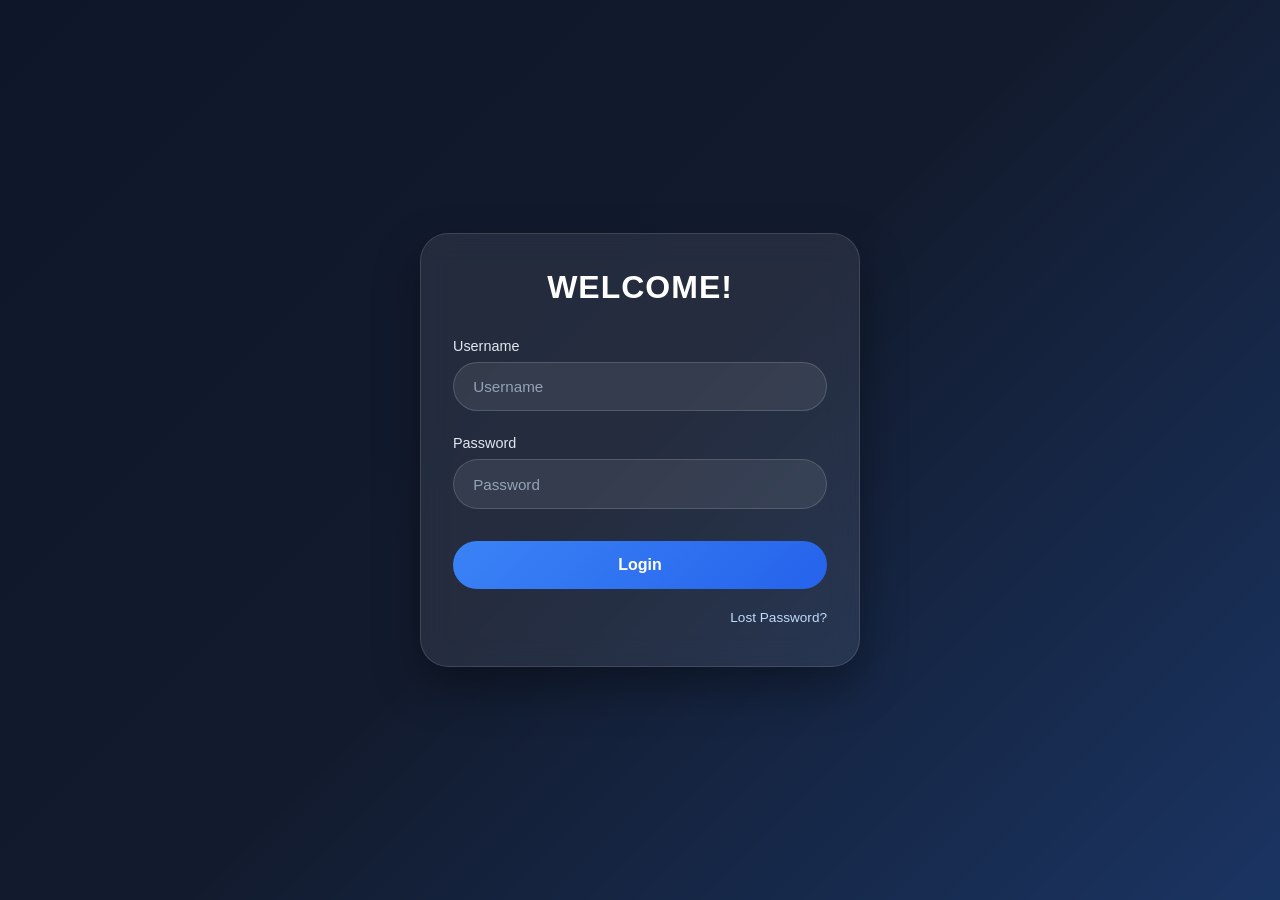
<file: index.html>
<!DOCTYPE html>
<html lang="en">
<head>
  <meta charset="UTF-8">
  <meta name="viewport" content="width=device-width, initial-scale=1.0, user-scalable=no">
  <title>Login | Secure Access</title>

  <link rel="stylesheet" href="index.css">
</head>

<body>

  <div class="login-card">

    <div class="signin-heading">
      <h1>WELCOME!</h1>
    </div>

    <!-- LOGIN FORM -->
    <form id="loginForm" action="user.html" method="post">

      <div class="input-field">
        <label for="username">Username</label>

        <input 
          type="text"
          id="username"
          name="username"
          placeholder="Username"
          autocomplete="username"
          required
        >
      </div>

      <div class="input-field">
        <label for="password">Password</label>

        <input
          type="password"
          id="password"
          name="password"
          placeholder="Password"
          autocomplete="current-password"
          required
        >
      </div>

      <button type="submit" class="login-button">
        Login
      </button>

      <div class="lost-password">
        <a href="#" id="lostPasswordLink">
          Lost Password?
        </a>
      </div>

    </form>

  </div>

</body>
</html>
</file>
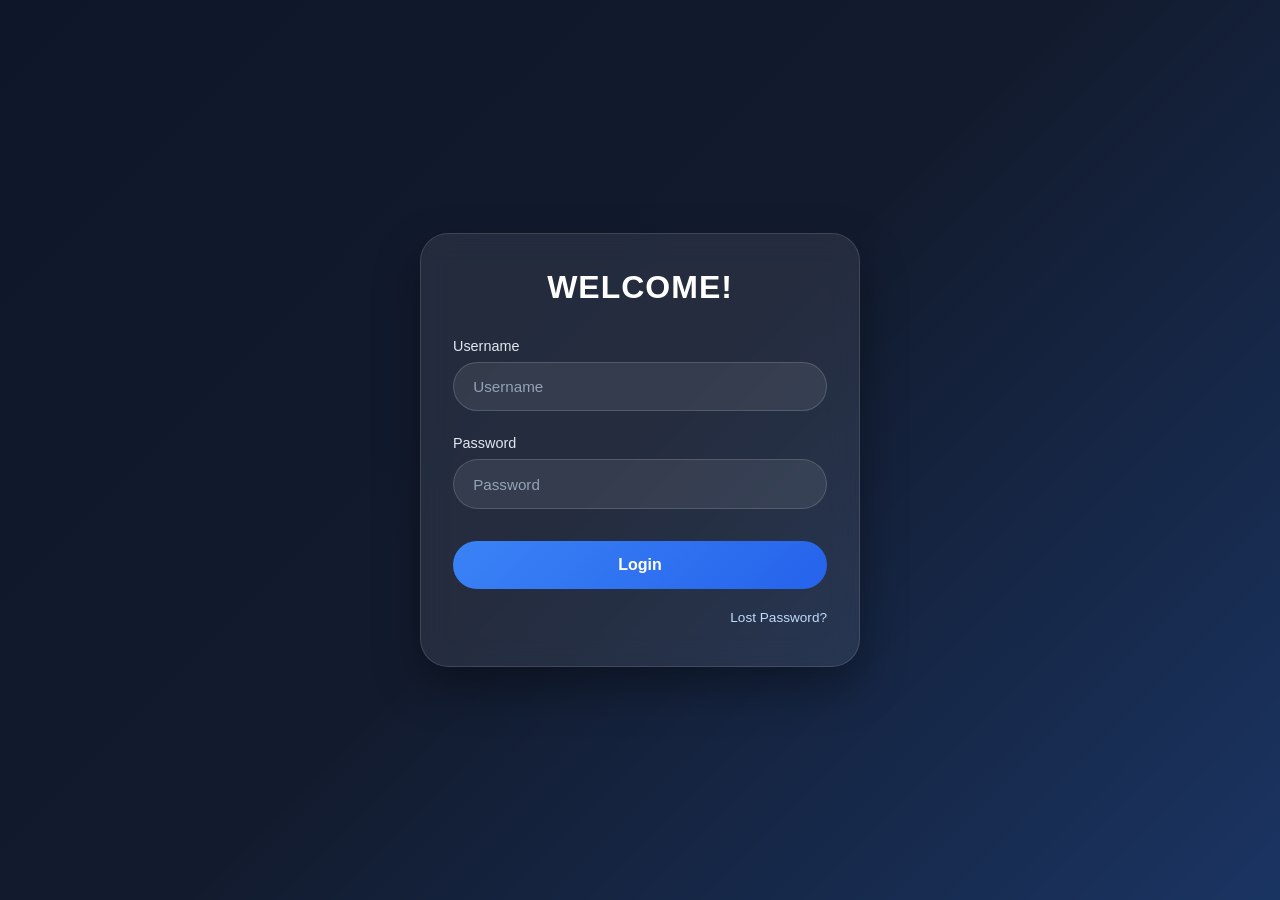
<file: Login_page/index.html>
<!DOCTYPE html>
<html lang="en">
<head>
  <meta charset="UTF-8">
  <meta name="viewport" content="width=device-width, initial-scale=1.0, user-scalable=no">
  <title>Login | Secure Access</title>

  <link rel="stylesheet" href="index.css">
</head>

<body>

  <div class="login-card">

    <div class="signin-heading">
      <h1>WELCOME!</h1>
    </div>

    <form id="loginForm" action="#" method="post">

      <div class="input-field">
        <label for="username">Username</label>

        <input 
          type="text"
          id="username"
          name="username"
          placeholder="Username"
          autocomplete="username"
          required
        >
      </div>

      <div class="input-field">
        <label for="password">Password</label>

        <input
          type="password"
          id="password"
          name="password"
          placeholder="Password"
          autocomplete="current-password"
          required
        >
      </div>

      <button type="submit" class="login-button">
        Login
      </button>

      <div class="lost-password">
        <a href="#" id="lostPasswordLink">
          Lost Password?
        </a>
      </div>

    </form>

  </div>

  <script>
    (function() {

      const form = document.getElementById('loginForm');
      const lostLink = document.getElementById('lostPasswordLink');

      if (form) {

        form.addEventListener('submit', function(event) {

          event.preventDefault();

          const usernameInput = document.getElementById('username');
          const passwordInput = document.getElementById('password');

          const username = usernameInput.value.trim();
          const password = passwordInput.value;

          if (!username || !password) {

            alert('Please enter both username and password.');
            return;

          }

          alert(`Access granted. Welcome back, ${username}.`);

        });

      }

      if (lostLink) {

        lostLink.addEventListener('click', function(event) {

          event.preventDefault();

          alert('A password reset link has been sent to your registered email address.');

        });

      }

    })();
  </script>

</body>
</html>
</file>
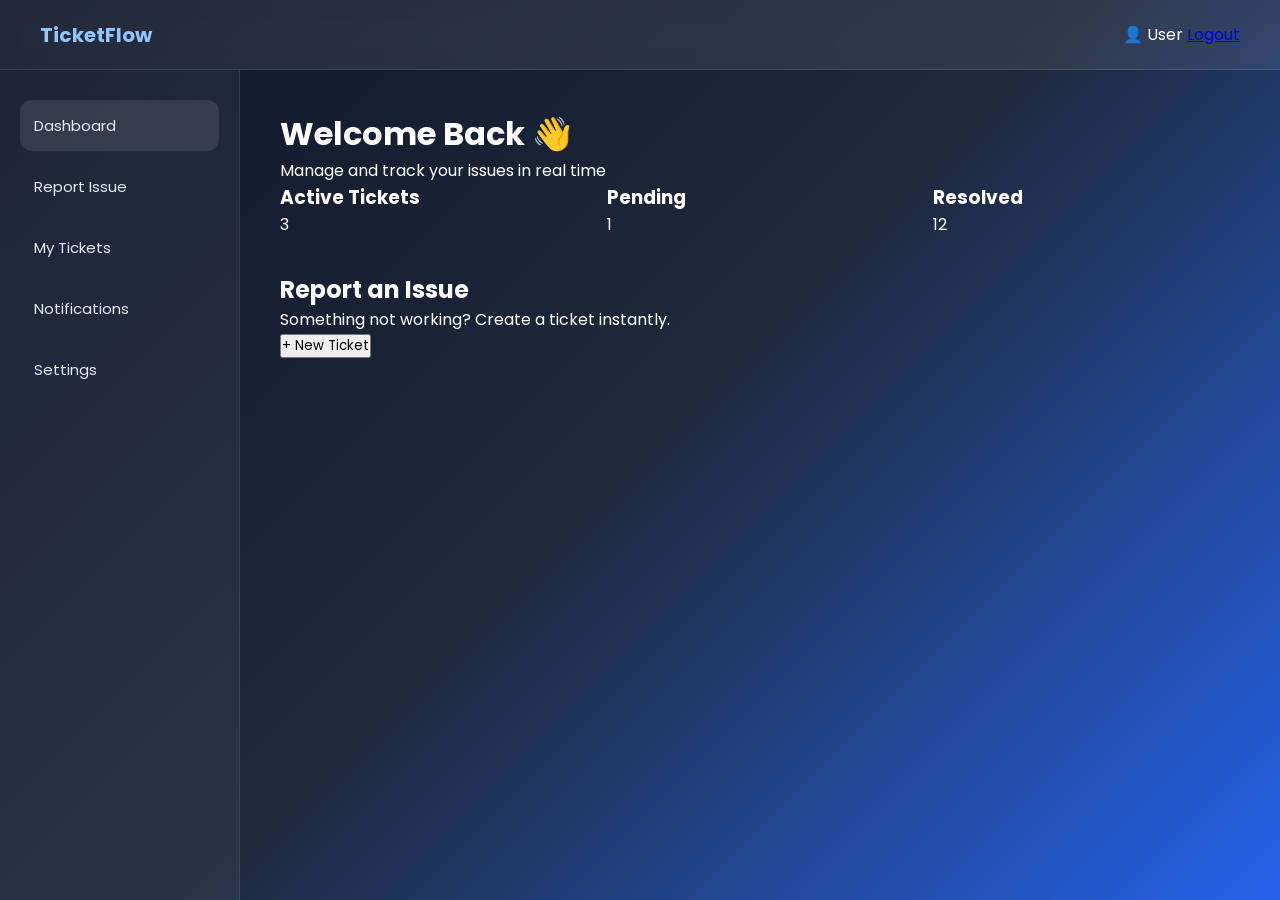
<file: report.html>
<!DOCTYPE html>
<html lang="en">
<head>
  <meta charset="UTF-8">
  <meta name="viewport" content="width=device-width, initial-scale=1.0">
  <title>User Dashboard - Ticket System</title>

  <link href="https://fonts.googleapis.com/css2?family=Poppins:wght@300;400;500;600;700&display=swap" rel="stylesheet">
  <link rel="stylesheet" href="user.css">
</head>

<body>

  <!-- TOP BAR -->
  <header class="topbar">
    <div class="logo">TicketFlow</div>

    <div class="user-box">
      <span>👤 User</span>
      <a href="index.html" class="logout">Logout</a>
    </div>
  </header>

  <!-- MAIN LAYOUT -->
  <div class="container">

    <!-- SIDEBAR -->
    <aside class="sidebar">
      <a class="active" href="#">Dashboard</a>
      <a href="#" onclick="openTicketForm()">Report Issue</a>
      <a href="#">My Tickets</a>
      <a href="#">Notifications</a>
      <a href="#">Settings</a>
    </aside>

    <!-- CONTENT -->
    <main class="content">

      <div class="welcome">
        <h1>Welcome Back 👋</h1>
        <p>Manage and track your issues in real time</p>
      </div>

      <!-- STATS -->
      <div class="stats">
        <div class="stat-box">
          <h3>Active Tickets</h3>
          <p>3</p>
        </div>

        <div class="stat-box">
          <h3>Pending</h3>
          <p>1</p>
        </div>

        <div class="stat-box">
          <h3>Resolved</h3>
          <p>12</p>
        </div>
      </div>

      <!-- ACTION -->
      <div class="action-card">
        <h2>Report an Issue</h2>
        <p>Something not working? Create a ticket instantly.</p>
        <button onclick="openTicketForm()">
          + New Ticket
        </button>
      </div>

    </main>

  </div>

  <!-- TICKET MODAL -->
  <div id="ticketModal" class="modal">

    <div class="modal-content">

      <div class="modal-header">
        <h2>Create Ticket</h2>
        <span class="close" onclick="closeTicketForm()">&times;</span>
      </div>

      <form class="ticket-form">

        <label>Ticket Title / Subject</label>
        <input type="text" placeholder="Enter subject" required>

        <label>Category</label>
        <select required>
          <option value="">Select category</option>
          <option>Hardware</option>
          <option>Software</option>
          <option>Network</option>
          <option>Account</option>
          <option>Other</option>
        </select>

        <label>Priority Level</label>
        <select required>
          <option value="">Select priority</option>
          <option>Low</option>
          <option>Medium</option>
          <option>High</option>
          <option>Critical</option>
        </select>

        <label>Description of Issue</label>
        <textarea rows="4" placeholder="Describe the issue..." required></textarea>

        <label>Date & Time Issue Occurred</label>
        <input type="datetime-local" required>

        <label>Location / Office</label>
        <input type="text" placeholder="e.g. IT Office, Blantyre HQ" required>

        <button type="submit">Submit Ticket</button>

      </form>

    </div>

  </div>

  <!-- JAVASCRIPT -->
  <script>
    function openTicketForm(){
      document.getElementById("ticketModal").classList.add("show");
    }

    function closeTicketForm(){
      document.getElementById("ticketModal").classList.remove("show");
    }

    window.onclick = function(event){
      let modal = document.getElementById("ticketModal");
      if(event.target === modal){
        modal.classList.remove("show");
      }
    }
  </script>

</body>
</html>
</file>
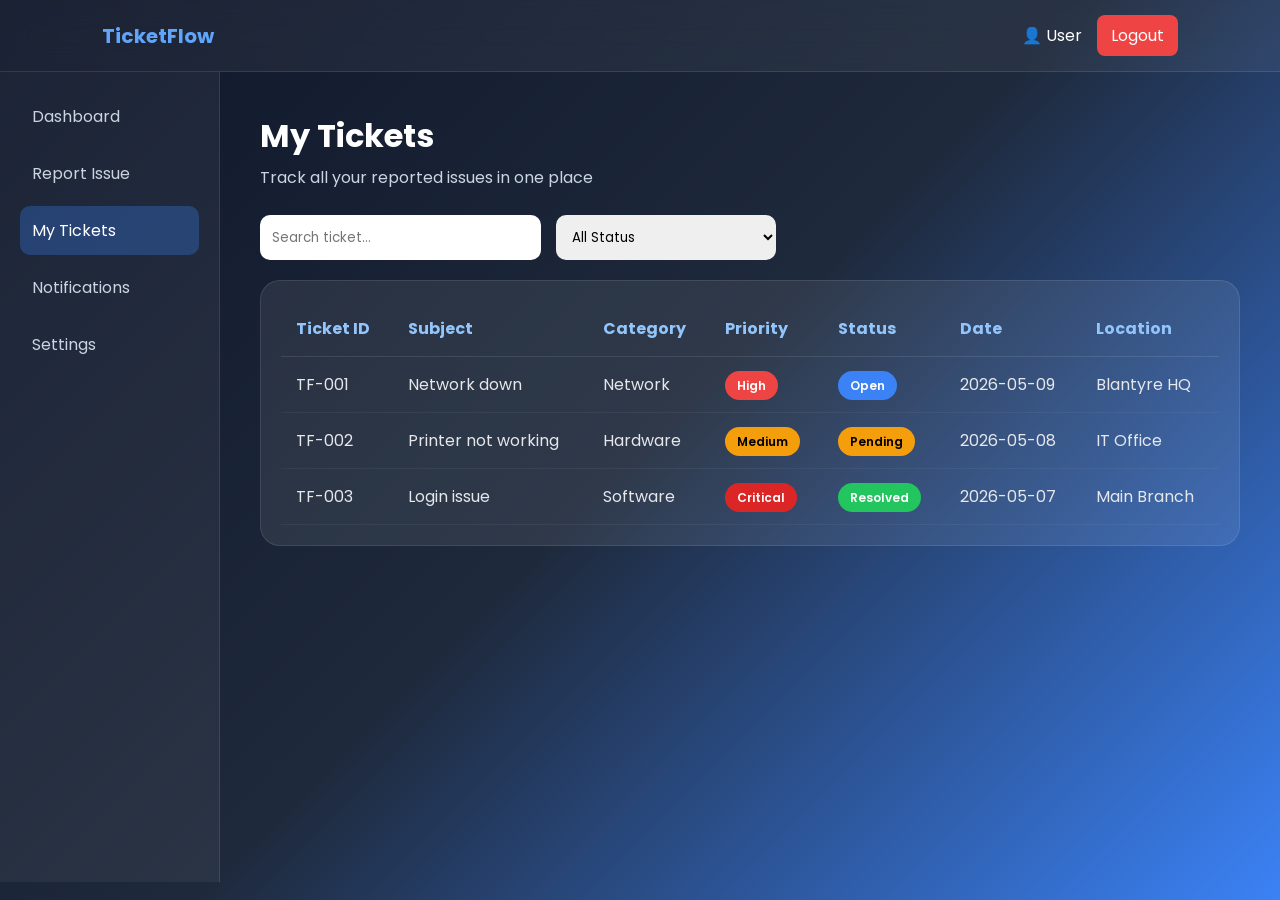
<file: tickets.html>
<!DOCTYPE html>
<html lang="en">
<head>
  <meta charset="UTF-8">
  <meta name="viewport" content="width=device-width, initial-scale=1.0">
  <title>My Tickets - TicketFlow</title>

  <link href="https://fonts.googleapis.com/css2?family=Poppins:wght@300;400;500;600;700&display=swap" rel="stylesheet">
  <link rel="stylesheet" href="tickets.css">
</head>

<body>

  <!-- TOP BAR -->
  <header class="topbar">

    <div class="logo">
      TicketFlow
    </div>

    <div class="user-box">
      <span>👤 User</span>
      <a href="index.html" class="logout">Logout</a>
    </div>

  </header>

  <!-- MAIN LAYOUT -->
  <div class="container">

    <!-- SIDEBAR -->
    <aside class="sidebar">

      <a href="user.html">Dashboard</a>

      <a href="user.html">
        Report Issue
      </a>

      <a class="active" href="tickets.html">
        My Tickets
      </a>

      <a href="#">
        Notifications
      </a>

      <a href="#">
        Settings
      </a>

    </aside>

    <!-- MAIN CONTENT -->
    <main class="content">

      <!-- PAGE HEADER -->
      <div class="header">
        <h1>My Tickets</h1>
        <p>Track all your reported issues in one place</p>
      </div>

      <!-- TOOLBAR -->
      <div class="toolbar">

        <input type="text" placeholder="Search ticket...">

        <select>
          <option>All Status</option>
          <option>Open</option>
          <option>Pending</option>
          <option>Resolved</option>
          <option>Closed</option>
        </select>

      </div>

      <!-- TABLE -->
      <div class="table-container">

        <table>

          <thead>
            <tr>
              <th>Ticket ID</th>
              <th>Subject</th>
              <th>Category</th>
              <th>Priority</th>
              <th>Status</th>
              <th>Date</th>
              <th>Location</th>
            </tr>
          </thead>

          <tbody>

            <tr>
              <td>TF-001</td>
              <td>Network down</td>
              <td>Network</td>
              <td>
                <span class="priority high">
                  High
                </span>
              </td>
              <td>
                <span class="status open">
                  Open
                </span>
              </td>
              <td>2026-05-09</td>
              <td>Blantyre HQ</td>
            </tr>

            <tr>
              <td>TF-002</td>
              <td>Printer not working</td>
              <td>Hardware</td>
              <td>
                <span class="priority medium">
                  Medium
                </span>
              </td>
              <td>
                <span class="status pending">
                  Pending
                </span>
              </td>
              <td>2026-05-08</td>
              <td>IT Office</td>
            </tr>

            <tr>
              <td>TF-003</td>
              <td>Login issue</td>
              <td>Software</td>
              <td>
                <span class="priority critical">
                  Critical
                </span>
              </td>
              <td>
                <span class="status resolved">
                  Resolved
                </span>
              </td>
              <td>2026-05-07</td>
              <td>Main Branch</td>
            </tr>

          </tbody>

        </table>

      </div>

    </main>

  </div>

</body>
</html>
</file>
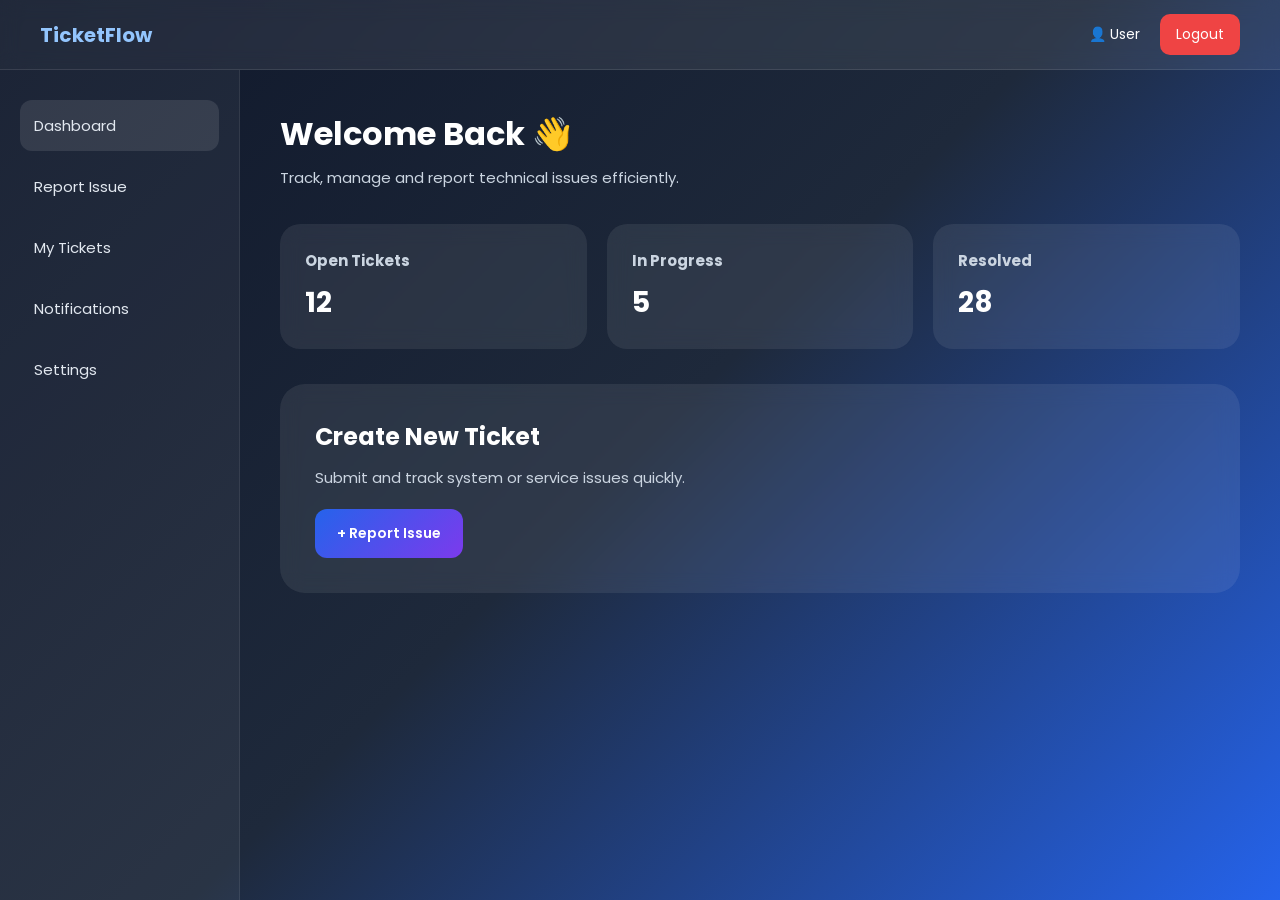
<file: user.html>
<!DOCTYPE html>
<html lang="en">
<head>
  <meta charset="UTF-8">
  <meta name="viewport" content="width=device-width, initial-scale=1.0">
  <title>TicketFlow Dashboard</title>

  <link href="https://fonts.googleapis.com/css2?family=Poppins:wght@300;400;500;600;700&display=swap" rel="stylesheet">
  <link rel="stylesheet" href="user.css">
</head>

<body>

  <!-- TOPBAR -->
  <header class="topbar">

    <div class="logo">
      TicketFlow
    </div>

    <div class="topbar-right">
      <span>👤 User</span>

      <a href="index.html" class="logout-btn">
        Logout
      </a>
    </div>

  </header>

  <!-- MAIN LAYOUT -->
  <div class="container">

    <!-- SIDEBAR -->
    <aside class="sidebar">

      <a href="#" class="active">Dashboard</a>
      <a href="#" onclick="openModal()">Report Issue</a>
      <a href="#">My Tickets</a>
      <a href="#">Notifications</a>
      <a href="#">Settings</a>

    </aside>

    <!-- MAIN CONTENT -->
    <main class="content">

      <div class="welcome-section">

        <h1>Welcome Back 👋</h1>

        <p>
          Track, manage and report technical issues efficiently.
        </p>

      </div>

      <!-- STATS -->
      <div class="stats">

        <div class="card">
          <h3>Open Tickets</h3>
          <p>12</p>
        </div>

        <div class="card">
          <h3>In Progress</h3>
          <p>5</p>
        </div>

        <div class="card">
          <h3>Resolved</h3>
          <p>28</p>
        </div>

      </div>

      <!-- ACTION SECTION -->
      <div class="action-box">

        <h2>Create New Ticket</h2>

        <p>
          Submit and track system or service issues quickly.
        </p>

        <button onclick="openModal()">
          + Report Issue
        </button>

      </div>

    </main>

  </div>

 <!-- MODAL -->
<div class="modal" id="ticketModal">

  <div class="modal-content">

    <!-- MODAL HEADER -->
    <div class="modal-header">

      <h2>Report Issue</h2>

      <span class="close-btn" onclick="closeModal()">
        &times;
      </span>

    </div>

    <!-- FORM -->
    <form>

      <div class="form-grid">

        <!-- TITLE -->
        <div class="form-group full-width">

          <label>Ticket Title</label>

          <input 
            type="text" 
            placeholder="Enter ticket title"
            required
          >

        </div>

        <!-- CATEGORY -->
        <div class="form-group">

          <label>Category</label>

          <select required>
            <option value="">Select Category</option>
            <option>Hardware</option>
            <option>Software</option>
            <option>Network</option>
            <option>System</option>
            <option>Other</option>
          </select>

        </div>

        <!-- PRIORITY -->
        <div class="form-group">

          <label>Priority</label>

          <select required>
            <option value="">Select Priority</option>
            <option>Low</option>
            <option>Medium</option>
            <option>High</option>
            <option>Critical</option>
          </select>

        </div>

        <!-- DESCRIPTION -->
        <div class="form-group full-width">

          <label>Description</label>

          <textarea 
            rows="6" 
            placeholder="Describe the issue in detail..."
            required
          ></textarea>

        </div>

      </div>

      <!-- BUTTONS -->
      <div class="modal-footer">

        <button 
          type="button" 
          class="cancel-btn"
          onclick="closeModal()"
        >
          Cancel
        </button>

        <button 
          type="submit" 
          class="submit-btn"
        >
          Submit Ticket
        </button>

      </div>

    </form>

  </div>

</div>

  <script>

    function openModal() {
      document.getElementById("ticketModal").style.display = "flex";
    }

    function closeModal() {
      document.getElementById("ticketModal").style.display = "none";
    }

    window.onclick = function(event) {

      let modal = document.getElementById("ticketModal");

      if(event.target == modal){
        modal.style.display = "none";
      }

    }

  </script>

</body>
</html>
</file>
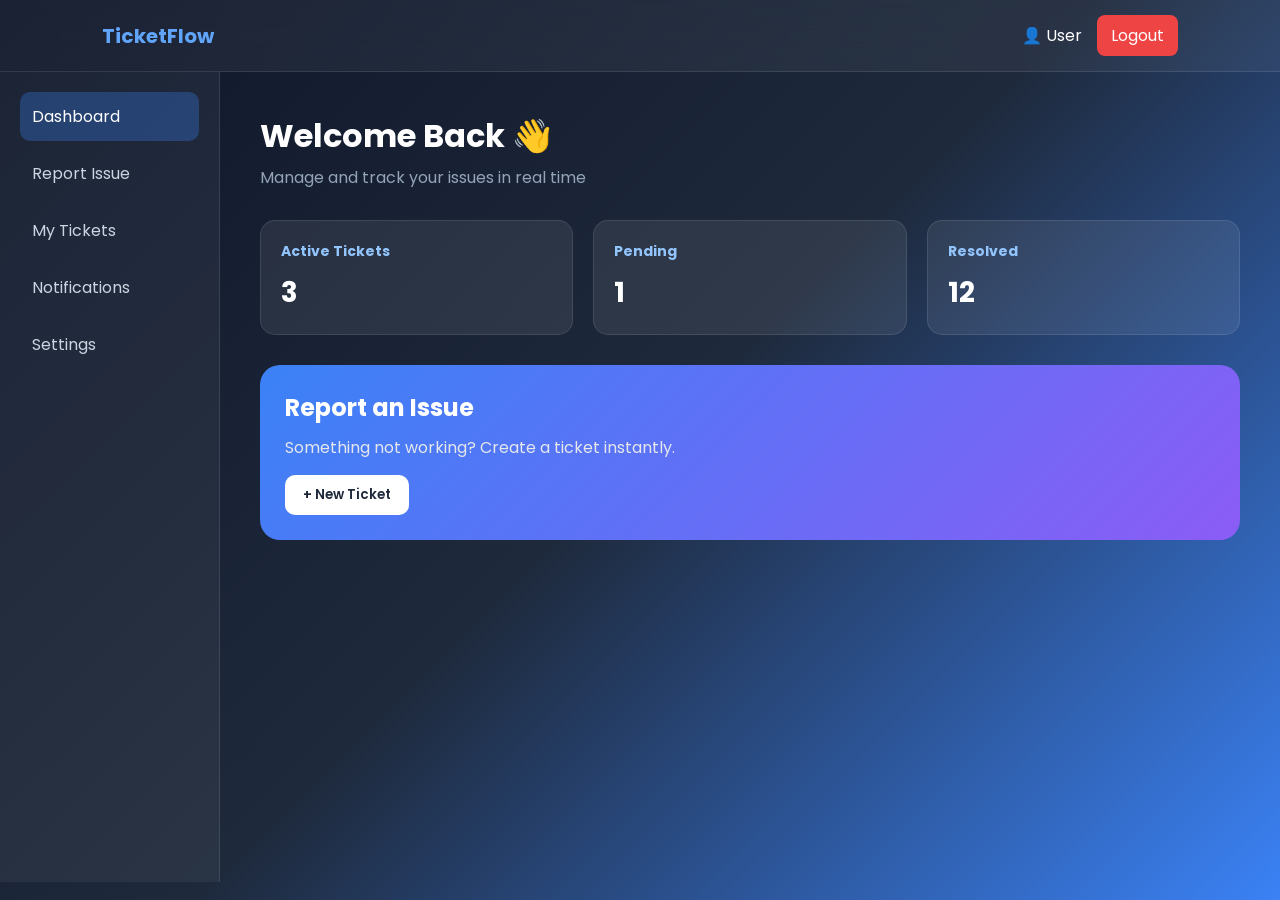
<file: UserLandingpage/user.html>
<!DOCTYPE html>
<html lang="en">
<head>
  <meta charset="UTF-8">
  <meta name="viewport" content="width=device-width, initial-scale=1.0">
  <title>User Dashboard - Ticket System</title>

  <link href="https://fonts.googleapis.com/css2?family=Poppins:wght@300;400;500;600;700&display=swap" rel="stylesheet">
  <link rel="stylesheet" href="user.css">
</head>

<body>

  <!-- TOP BAR -->
  <header class="topbar">
    <div class="logo">TicketFlow</div>

    <div class="user-box">
      <span>👤 User</span>
      <a href="index.html" class="logout">Logout</a>
    </div>
  </header>

  <!-- MAIN LAYOUT -->
  <div class="container">

    <!-- SIDEBAR -->
    <aside class="sidebar">
      <a class="active" href="#">Dashboard</a>
      <a href="#" onclick="openTicketForm()">Report Issue</a>
      <a href="tickets.html">My Tickets</a>
      <a href="#">Notifications</a>
      <a href="#">Settings</a>
    </aside>

    <!-- CONTENT -->
    <main class="content">

      <div class="welcome">
        <h1>Welcome Back 👋</h1>
        <p>Manage and track your issues in real time</p>
      </div>

      <!-- STATS -->
      <div class="stats">
        <div class="stat-box">
          <h3>Active Tickets</h3>
          <p>3</p>
        </div>

        <div class="stat-box">
          <h3>Pending</h3>
          <p>1</p>
        </div>

        <div class="stat-box">
          <h3>Resolved</h3>
          <p>12</p>
        </div>
      </div>

      <!-- ACTION -->
      <div class="action-card">
        <h2>Report an Issue</h2>
        <p>Something not working? Create a ticket instantly.</p>
        <button onclick="openTicketForm()">
          + New Ticket
        </button>
      </div>

    </main>

  </div>

  <!-- TICKET MODAL -->
  <div id="ticketModal" class="modal">

    <div class="modal-content">

      <div class="modal-header">
        <h2>Create Ticket</h2>
        <span class="close" onclick="closeTicketForm()">&times;</span>
      </div>

      <form class="ticket-form">

        <label>Ticket Title / Subject</label>
        <input type="text" placeholder="Enter subject" required>

        <label>Category</label>
        <select required>
          <option value="">Select category</option>
          <option>Hardware</option>
          <option>Software</option>
          <option>Network</option>
          <option>Account</option>
          <option>Other</option>
        </select>

        <label>Priority Level</label>
        <select required>
          <option value="">Select priority</option>
          <option>Low</option>
          <option>Medium</option>
          <option>High</option>
          <option>Critical</option>
        </select>

        <label>Description of Issue</label>
        <textarea rows="4" placeholder="Describe the issue..." required></textarea>

        <label>Date & Time Issue Occurred</label>
        <input type="datetime-local" required>

        <label>Location / Office</label>
        <input type="text" placeholder="e.g. IT Office, Blantyre HQ" required>

        <button type="submit">Submit Ticket</button>

      </form>

    </div>

  </div>

  <!-- JAVASCRIPT -->
  <script>
    function openTicketForm(){
      document.getElementById("ticketModal").classList.add("show");
    }

    function closeTicketForm(){
      document.getElementById("ticketModal").classList.remove("show");
    }

    window.onclick = function(event){
      let modal = document.getElementById("ticketModal");
      if(event.target === modal){
        modal.classList.remove("show");
      }
    }
  </script>

</body>
</html>
</file>
<file: index.css>
/* GLOBAL RESET */
*{
  margin:0;
  padding:0;
  box-sizing:border-box;
}

/* BODY */
body{
  font-family:'Poppins', sans-serif;
  min-height:100vh;
  display:flex;
  align-items:center;
  justify-content:center;
  position:relative;
  padding:1.5rem;

  /* SAME COLOR THEME AS TICKETS PAGE */
  background:linear-gradient(135deg,#0f172a,#1e293b,#3b82f6);
}

/* BACKGROUND IMAGE */
body::before{
  content:"";
  position:fixed;
  top:0;
  left:0;
  width:100%;
  height:100%;

  background-image:url('https://images.pexels.com/photos/2047905/pexels-photo-2047905.jpeg?auto=compress&cs=tinysrgb&w=1600');

  background-size:cover;
  background-position:center;
  background-repeat:no-repeat;

  z-index:-2;
}

/* DARK OVERLAY */
body::after{
  content:"";
  position:fixed;
  top:0;
  left:0;
  width:100%;
  height:100%;

  background:rgba(15,23,42,0.72);

  z-index:-1;
}

/* LOGIN CARD */
.login-card{
  width:100%;
  max-width:440px;

  background:rgba(255,255,255,0.08);

  backdrop-filter:blur(15px);

  border-radius:28px;

  padding:2.2rem 2rem 2.5rem;

  border:1px solid rgba(255,255,255,0.12);

  box-shadow:0 20px 45px rgba(0,0,0,0.35);

  transition:0.3s;
}

.login-card:hover{
  transform:translateY(-3px);
}

/* HEADING */
.signin-heading{
  text-align:center;
  margin-bottom:2rem;
}

.signin-heading h1{
  font-size:2rem;
  font-weight:700;
  color:white;
  letter-spacing:1px;
}

/* INPUT FIELD */
.input-field{
  margin-bottom:1.5rem;
}

.input-field label{
  display:block;
  margin-bottom:0.5rem;

  color:#e2e8f0;

  font-size:0.9rem;
  font-weight:500;
}

/* INPUTS */
.input-field input{
  width:100%;

  padding:0.95rem 1.2rem;

  border-radius:50px;

  border:1px solid rgba(255,255,255,0.15);

  background:rgba(255,255,255,0.08);

  color:white;

  outline:none;

  font-size:0.95rem;

  transition:0.3s;
}

.input-field input::placeholder{
  color:#94a3b8;
}

.input-field input:focus{
  border-color:#60a5fa;

  background:rgba(255,255,255,0.12);

  box-shadow:0 0 0 3px rgba(59,130,246,0.25);
}

/* LOGIN BUTTON */
.login-button{
  width:100%;

  padding:0.95rem;

  border:none;

  border-radius:50px;

  background:linear-gradient(135deg,#3b82f6,#2563eb);

  color:white;

  font-size:1rem;
  font-weight:600;

  cursor:pointer;

  transition:0.3s;

  margin-top:0.5rem;
}

.login-button:hover{
  transform:scale(1.02);

  background:linear-gradient(135deg,#2563eb,#1d4ed8);

  box-shadow:0 10px 20px rgba(37,99,235,0.35);
}

/* LOST PASSWORD */
.lost-password{
  text-align:right;
  margin-top:1.2rem;
}

.lost-password a{
  color:#bfdbfe;

  text-decoration:none;

  font-size:0.85rem;

  transition:0.3s;
}

.lost-password a:hover{
  color:white;
  text-decoration:underline;
}

/* RESPONSIVE */
@media(max-width:500px){

  .login-card{
    padding:1.8rem 1.5rem 2rem;
  }

  .signin-heading h1{
    font-size:1.7rem;
  }

}
</file>
<file: Login_page/index.css>
/* GLOBAL RESET */
*{
  margin:0;
  padding:0;
  box-sizing:border-box;
}

/* BODY */
body{
  font-family:'Poppins', sans-serif;
  min-height:100vh;
  display:flex;
  align-items:center;
  justify-content:center;
  position:relative;
  padding:1.5rem;

  /* SAME COLOR THEME AS TICKETS PAGE */
  background:linear-gradient(135deg,#0f172a,#1e293b,#3b82f6);
}

/* BACKGROUND IMAGE */
body::before{
  content:"";
  position:fixed;
  top:0;
  left:0;
  width:100%;
  height:100%;

  background-image:url('https://images.pexels.com/photos/2047905/pexels-photo-2047905.jpeg?auto=compress&cs=tinysrgb&w=1600');

  background-size:cover;
  background-position:center;
  background-repeat:no-repeat;

  z-index:-2;
}

/* DARK OVERLAY */
body::after{
  content:"";
  position:fixed;
  top:0;
  left:0;
  width:100%;
  height:100%;

  background:rgba(15,23,42,0.72);

  z-index:-1;
}

/* LOGIN CARD */
.login-card{
  width:100%;
  max-width:440px;

  background:rgba(255,255,255,0.08);

  backdrop-filter:blur(15px);

  border-radius:28px;

  padding:2.2rem 2rem 2.5rem;

  border:1px solid rgba(255,255,255,0.12);

  box-shadow:0 20px 45px rgba(0,0,0,0.35);

  transition:0.3s;
}

.login-card:hover{
  transform:translateY(-3px);
}

/* HEADING */
.signin-heading{
  text-align:center;
  margin-bottom:2rem;
}

.signin-heading h1{
  font-size:2rem;
  font-weight:700;
  color:white;
  letter-spacing:1px;
}

/* INPUT FIELD */
.input-field{
  margin-bottom:1.5rem;
}

.input-field label{
  display:block;
  margin-bottom:0.5rem;

  color:#e2e8f0;

  font-size:0.9rem;
  font-weight:500;
}

/* INPUTS */
.input-field input{
  width:100%;

  padding:0.95rem 1.2rem;

  border-radius:50px;

  border:1px solid rgba(255,255,255,0.15);

  background:rgba(255,255,255,0.08);

  color:white;

  outline:none;

  font-size:0.95rem;

  transition:0.3s;
}

.input-field input::placeholder{
  color:#94a3b8;
}

.input-field input:focus{
  border-color:#60a5fa;

  background:rgba(255,255,255,0.12);

  box-shadow:0 0 0 3px rgba(59,130,246,0.25);
}

/* LOGIN BUTTON */
.login-button{
  width:100%;

  padding:0.95rem;

  border:none;

  border-radius:50px;

  background:linear-gradient(135deg,#3b82f6,#2563eb);

  color:white;

  font-size:1rem;
  font-weight:600;

  cursor:pointer;

  transition:0.3s;

  margin-top:0.5rem;
}

.login-button:hover{
  transform:scale(1.02);

  background:linear-gradient(135deg,#2563eb,#1d4ed8);

  box-shadow:0 10px 20px rgba(37,99,235,0.35);
}

/* LOST PASSWORD */
.lost-password{
  text-align:right;
  margin-top:1.2rem;
}

.lost-password a{
  color:#bfdbfe;

  text-decoration:none;

  font-size:0.85rem;

  transition:0.3s;
}

.lost-password a:hover{
  color:white;
  text-decoration:underline;
}

/* RESPONSIVE */
@media(max-width:500px){

  .login-card{
    padding:1.8rem 1.5rem 2rem;
  }

  .signin-heading h1{
    font-size:1.7rem;
  }

}
</file>
<file: user.css>
/* GLOBAL */
*{
  margin:0;
  padding:0;
  box-sizing:border-box;
  font-family:'Poppins', sans-serif;
}

body{
  min-height:100vh;
  background:linear-gradient(135deg,#0f172a,#1e293b,#2563eb);
  color:white;
}

/* TOPBAR */
.topbar{
  height:70px;
  display:flex;
  justify-content:space-between;
  align-items:center;
  padding:0 40px;
  background:rgba(255,255,255,0.08);
  backdrop-filter:blur(10px);
  border-bottom:1px solid rgba(255,255,255,0.1);
}

.logo{
  font-size:20px;
  font-weight:700;
  color:#93c5fd;
}

.topbar-right{
  display:flex;
  align-items:center;
  gap:20px;
}

.topbar-right span{
  font-size:14px;
}

.logout-btn{
  text-decoration:none;
  background:#ef4444;
  color:white;
  padding:10px 16px;
  border-radius:10px;
  font-size:14px;
  transition:0.3s;
}

.logout-btn:hover{
  transform:translateY(-2px);
}

/* CONTAINER */
.container{
  display:flex;
  min-height:calc(100vh - 70px);
}

/* SIDEBAR */
.sidebar{
  width:240px;
  padding:30px 20px;
  background:rgba(255,255,255,0.05);
  border-right:1px solid rgba(255,255,255,0.08);
}

.sidebar a{
  display:block;
  padding:14px;
  margin-bottom:10px;
  text-decoration:none;
  color:#e2e8f0;
  border-radius:12px;
  transition:0.3s;
  font-size:15px;
}

.sidebar a:hover,
.sidebar .active{
  background:rgba(255,255,255,0.1);
}

/* CONTENT */
.content{
  flex:1;
  padding:40px;
}

/* WELCOME SECTION */
.welcome-section h1{
  font-size:32px;
  margin-bottom:8px;
}

.welcome-section p{
  font-size:15px;
  color:#cbd5e1;
  margin-bottom:35px;
}

/* STATS */
.stats{
  display:grid;
  grid-template-columns:repeat(auto-fit,minmax(220px,1fr));
  gap:20px;
  margin-bottom:35px;
}

.card{
  padding:25px;
  border-radius:20px;
  background:rgba(255,255,255,0.08);
  backdrop-filter:blur(10px);
  transition:0.3s;
}

.card:hover{
  transform:translateY(-5px);
}

.card h3{
  font-size:15px;
  margin-bottom:10px;
  color:#cbd5e1;
}

.card p{
  font-size:28px;
  font-weight:700;
}

/* ACTION BOX */
.action-box{
  padding:35px;
  border-radius:25px;
  background:rgba(255,255,255,0.08);
  backdrop-filter:blur(10px);
}

.action-box h2{
  font-size:24px;
  margin-bottom:12px;
}

.action-box p{
  font-size:15px;
  color:#cbd5e1;
  margin-bottom:20px;
}

.action-box button{
  padding:14px 22px;
  border:none;
  border-radius:12px;
  background:linear-gradient(135deg,#2563eb,#7c3aed);
  color:white;
  font-size:14px;
  font-weight:600;
  cursor:pointer;
  transition:0.3s;
}

.action-box button:hover{
  transform:translateY(-3px);
  box-shadow:0 8px 20px rgba(37,99,235,0.3);
}

/* MODAL */
.modal{
  display:none;
  position:fixed;
  left:0;
  top:0;
  width:100%;
  height:100%;
  background:rgba(0,0,0,0.6);
  justify-content:center;
  align-items:center;
  padding:20px;
  z-index:999;
}

/* MODAL CONTENT */
.modal-content{
  width:100%;
  max-width:750px;
  background:white;
  color:#0f172a;
  border-radius:25px;
  padding:30px;
  animation:popup 0.3s ease;
}

@keyframes popup{
  from{
    transform:scale(0.9);
    opacity:0;
  }

  to{
    transform:scale(1);
    opacity:1;
  }
}

/* MODAL HEADER */
.modal-header{
  display:flex;
  justify-content:space-between;
  align-items:center;
  margin-bottom:25px;
}

.modal-header h2{
  font-size:24px;
}

.close-btn{
  font-size:30px;
  cursor:pointer;
  color:#64748b;
}

/* FORM GRID */
.form-grid{
  display:grid;
  grid-template-columns:1fr 1fr;
  gap:20px;
}

.full-width{
  grid-column:1 / -1;
}

/* FORM GROUP */
.form-group{
  display:flex;
  flex-direction:column;
}

.form-group label{
  margin-bottom:8px;
  font-size:13px;
  font-weight:500;
  color:#334155;
}

/* INPUTS */
.form-group input,
.form-group select,
.form-group textarea{
  padding:13px;
  border:1px solid #cbd5e1;
  border-radius:12px;
  outline:none;
  font-size:13px;
  transition:0.3s;
}

.form-group input:focus,
.form-group select:focus,
.form-group textarea:focus{
  border-color:#2563eb;
  box-shadow:0 0 10px rgba(37,99,235,0.2);
}

textarea{
  resize:none;
}

/* FOOTER */
.modal-footer{
  margin-top:25px;
  display:flex;
  justify-content:flex-end;
  gap:15px;
}

/* BUTTONS */
.cancel-btn{
  padding:12px 18px;
  border:none;
  border-radius:10px;
  background:#e2e8f0;
  color:#0f172a;
  cursor:pointer;
  font-size:13px;
  transition:0.3s;
}

.cancel-btn:hover{
  background:#cbd5e1;
}

.submit-btn{
  padding:12px 18px;
  border:none;
  border-radius:10px;
  background:linear-gradient(135deg,#2563eb,#7c3aed);
  color:white;
  font-size:13px;
  font-weight:600;
  cursor:pointer;
  transition:0.3s;
}

.submit-btn:hover{
  transform:translateY(-2px);
  box-shadow:0 8px 20px rgba(37,99,235,0.3);
}

/* RESPONSIVE */
@media(max-width:800px){

  .sidebar{
    display:none;
  }

  .content{
    padding:25px;
  }

  .form-grid{
    grid-template-columns:1fr;
  }

  .welcome-section h1{
    font-size:26px;
  }

  .card p{
    font-size:24px;
  }

}
</file>
<file: tickets.css>
/* GLOBAL RESET */
*{
    margin:0;
    padding:0;
    box-sizing:border-box;
    font-family:'Poppins', sans-serif;
  }
  
  body{
    background: linear-gradient(135deg,#0f172a,#1e293b,#3b82f6);
    color:white;
    min-height:100vh;
  }
  
  /* TOPBAR */
  .topbar{
    display:flex;
    justify-content:space-between;
    align-items:center;
    padding:15px 8%;
    background:rgba(255,255,255,0.05);
    backdrop-filter:blur(15px);
    border-bottom:1px solid rgba(255,255,255,0.1);
  }
  
  .logo{
    font-size:20px;
    font-weight:700;
    color:#60a5fa;
  }
  
  .user-box{
    display:flex;
    align-items:center;
    gap:15px;
  }
  
  .logout{
    background:#ef4444;
    padding:8px 14px;
    border-radius:8px;
    color:white;
    text-decoration:none;
    transition:0.3s;
  }
  
  .logout:hover{
    transform:scale(1.05);
  }
  
  /* MAIN LAYOUT */
  .container{
    display:flex;
    min-height:90vh;
  }
  
  /* SIDEBAR */
  .sidebar{
    width:220px;
    padding:20px;
    background:rgba(255,255,255,0.05);
    border-right:1px solid rgba(255,255,255,0.1);
  }
  
  .sidebar a{
    display:block;
    padding:12px;
    margin-bottom:8px;
    text-decoration:none;
    color:#cbd5e1;
    border-radius:10px;
    transition:0.3s;
  }
  
  .sidebar a:hover{
    background:rgba(59,130,246,0.2);
    color:white;
  }
  
  .sidebar .active{
    background:rgba(59,130,246,0.3);
    color:white;
  }
  
  /* CONTENT */
  .content{
    flex:1;
    padding:40px;
  }
  
  /* HEADER */
  .header h1{
    font-size:32px;
  }
  
  .header p{
    color:#cbd5e1;
    margin-top:5px;
    margin-bottom:25px;
  }
  
  /* TOOLBAR */
  .toolbar{
    display:flex;
    gap:15px;
    margin-bottom:20px;
    flex-wrap:wrap;
  }
  
  .toolbar input,
  .toolbar select{
    padding:12px;
    border:none;
    outline:none;
    border-radius:10px;
    min-width:220px;
  }
  
  /* TABLE CONTAINER */
  .table-container{
    background:rgba(255,255,255,0.08);
    padding:20px;
    border-radius:20px;
    border:1px solid rgba(255,255,255,0.1);
    overflow-x:auto;
  }
  
  /* TABLE */
  table{
    width:100%;
    border-collapse:collapse;
    min-width:800px;
  }
  
  th{
    text-align:left;
    padding:15px;
    color:#93c5fd;
    border-bottom:1px solid rgba(255,255,255,0.1);
  }
  
  td{
    padding:15px;
    color:#e5e7eb;
    border-bottom:1px solid rgba(255,255,255,0.05);
  }
  
  /* BADGES */
  .status,
  .priority{
    padding:6px 12px;
    border-radius:20px;
    font-size:12px;
    font-weight:600;
  }
  
  /* STATUS COLORS */
  .open{
    background:#3b82f6;
    color:white;
  }
  
  .pending{
    background:#f59e0b;
    color:black;
  }
  
  .resolved{
    background:#22c55e;
    color:white;
  }
  
  /* PRIORITY COLORS */
  .high{
    background:#ef4444;
    color:white;
  }
  
  .medium{
    background:#f59e0b;
    color:black;
  }
  
  .critical{
    background:#dc2626;
    color:white;
  }
</file>
<file: UserLandingpage/user.css>
/* GLOBAL RESET */
*{
  margin:0;
  padding:0;
  box-sizing:border-box;
  font-family:'Poppins', sans-serif;
}

body{
  background: linear-gradient(135deg,#0f172a,#1e293b,#3b82f6);
  color:white;
  min-height:100vh;
}

/* TOP BAR */
.topbar{
  display:flex;
  justify-content:space-between;
  align-items:center;
  padding:15px 8%;
  background:rgba(255,255,255,0.05);
  backdrop-filter:blur(15px);
  border-bottom:1px solid rgba(255,255,255,0.1);
}

.logo{
  font-size:20px;
  font-weight:700;
  color:#60a5fa;
}

.user-box{
  display:flex;
  gap:15px;
  align-items:center;
}

.logout{
  background:#ef4444;
  padding:8px 14px;
  border-radius:8px;
  color:white;
  text-decoration:none;
  transition:0.3s;
}

.logout:hover{
  transform:scale(1.05);
}

/* LAYOUT */
.container{
  display:flex;
  min-height:90vh;
}

/* SIDEBAR */
.sidebar{
  width:220px;
  padding:20px;
  background:rgba(255,255,255,0.05);
  border-right:1px solid rgba(255,255,255,0.1);
}

.sidebar a{
  display:block;
  padding:12px;
  margin-bottom:8px;
  text-decoration:none;
  color:#cbd5e1;
  border-radius:10px;
  transition:0.3s;
}

.sidebar a:hover{
  background:rgba(59,130,246,0.2);
  color:white;
}

.sidebar .active{
  background:rgba(59,130,246,0.3);
  color:white;
}

/* CONTENT */
.content{
  flex:1;
  padding:40px;
}

/* WELCOME */
.welcome h1{
  font-size:32px;
}

.welcome p{
  color:#94a3b8;
  margin-top:5px;
  margin-bottom:30px;
}

/* STATS */
.stats{
  display:flex;
  gap:20px;
  flex-wrap:wrap;
  margin-bottom:30px;
}

.stat-box{
  flex:1;
  min-width:180px;
  padding:20px;
  background:rgba(255,255,255,0.08);
  border-radius:15px;
  border:1px solid rgba(255,255,255,0.1);
  transition:0.3s;
}

.stat-box:hover{
  transform:translateY(-5px);
}

.stat-box h3{
  font-size:14px;
  color:#93c5fd;
}

.stat-box p{
  font-size:28px;
  font-weight:700;
  margin-top:10px;
}

/* ACTION CARD */
.action-card{
  padding:25px;
  border-radius:20px;
  background:linear-gradient(135deg,#3b82f6,#8b5cf6);
}

.action-card h2{
  margin-bottom:10px;
}

.action-card p{
  margin-bottom:15px;
  color:#e5e7eb;
}

.action-card button{
  padding:10px 18px;
  border:none;
  border-radius:10px;
  background:white;
  color:#1e293b;
  font-weight:600;
  cursor:pointer;
  transition:0.3s;
}

.action-card button:hover{
  transform:scale(1.05);
}

/* =========================
   MODAL (UPDATED CLEAN UI)
========================= */

.modal{
  display:none;
  position:fixed;
  top:0;
  left:0;
  width:100%;
  height:100%;
  background:rgba(0,0,0,0.6);
  justify-content:center;
  align-items:center;
  z-index:999;
}

.modal.show{
  display:flex;
}

/* WHITE WIDER MODAL */
.modal-content{
  background:#ffffff;
  width:650px;
  padding:30px;
  border-radius:15px;
  max-height:90vh;
  overflow-y:auto;
  color:#0f172a;
  box-shadow:0 10px 30px rgba(0,0,0,0.25);
}

/* HEADER */
.modal-header{
  display:flex;
  justify-content:space-between;
  align-items:center;
  margin-bottom:20px;
  padding-bottom:10px;
  border-bottom:1px solid #e5e7eb;
}

.modal-header h2{
  color:#0f172a;
  font-size:20px;
}

/* CLOSE ICON */
.close{
  font-size:26px;
  cursor:pointer;
  color:#0f172a;
}

/* FORM */
.ticket-form{
  display:flex;
  flex-direction:column;
  gap:12px;
}

.ticket-form label{
  font-weight:500;
  font-size:14px;
  color:#334155;
}

/* INPUTS */
.ticket-form input,
.ticket-form select,
.ticket-form textarea{
  padding:12px;
  border-radius:8px;
  border:1px solid #cbd5e1;
  font-size:14px;
  outline:none;
  transition:0.3s;
}

.ticket-form input:focus,
.ticket-form select:focus,
.ticket-form textarea:focus{
  border-color:#3b82f6;
  box-shadow:0 0 0 2px rgba(59,130,246,0.2);
}

/* BUTTON */
.ticket-form button{
  margin-top:15px;
  padding:12px;
  border:none;
  border-radius:10px;
  background:#3b82f6;
  color:white;
  font-weight:600;
  cursor:pointer;
  transition:0.3s;
}

.ticket-form button:hover{
  background:#2563eb;
}
</file>
